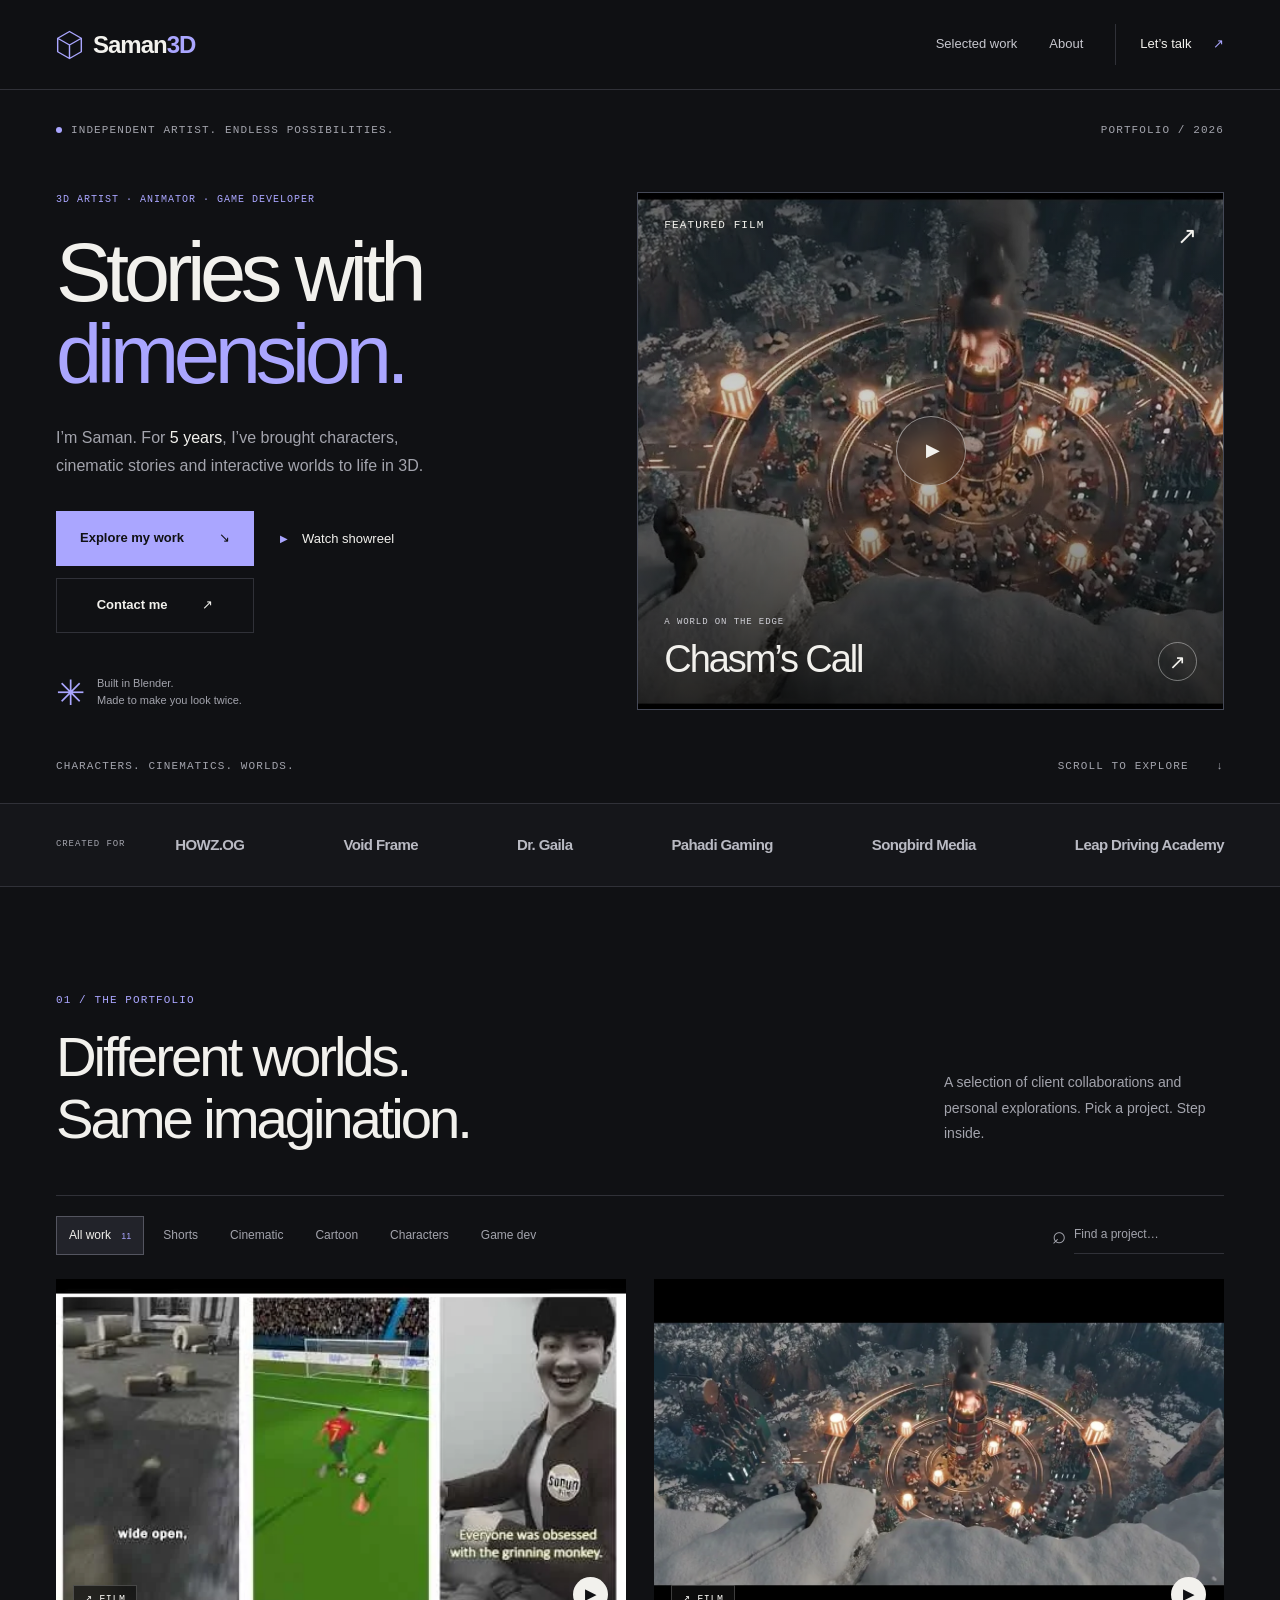
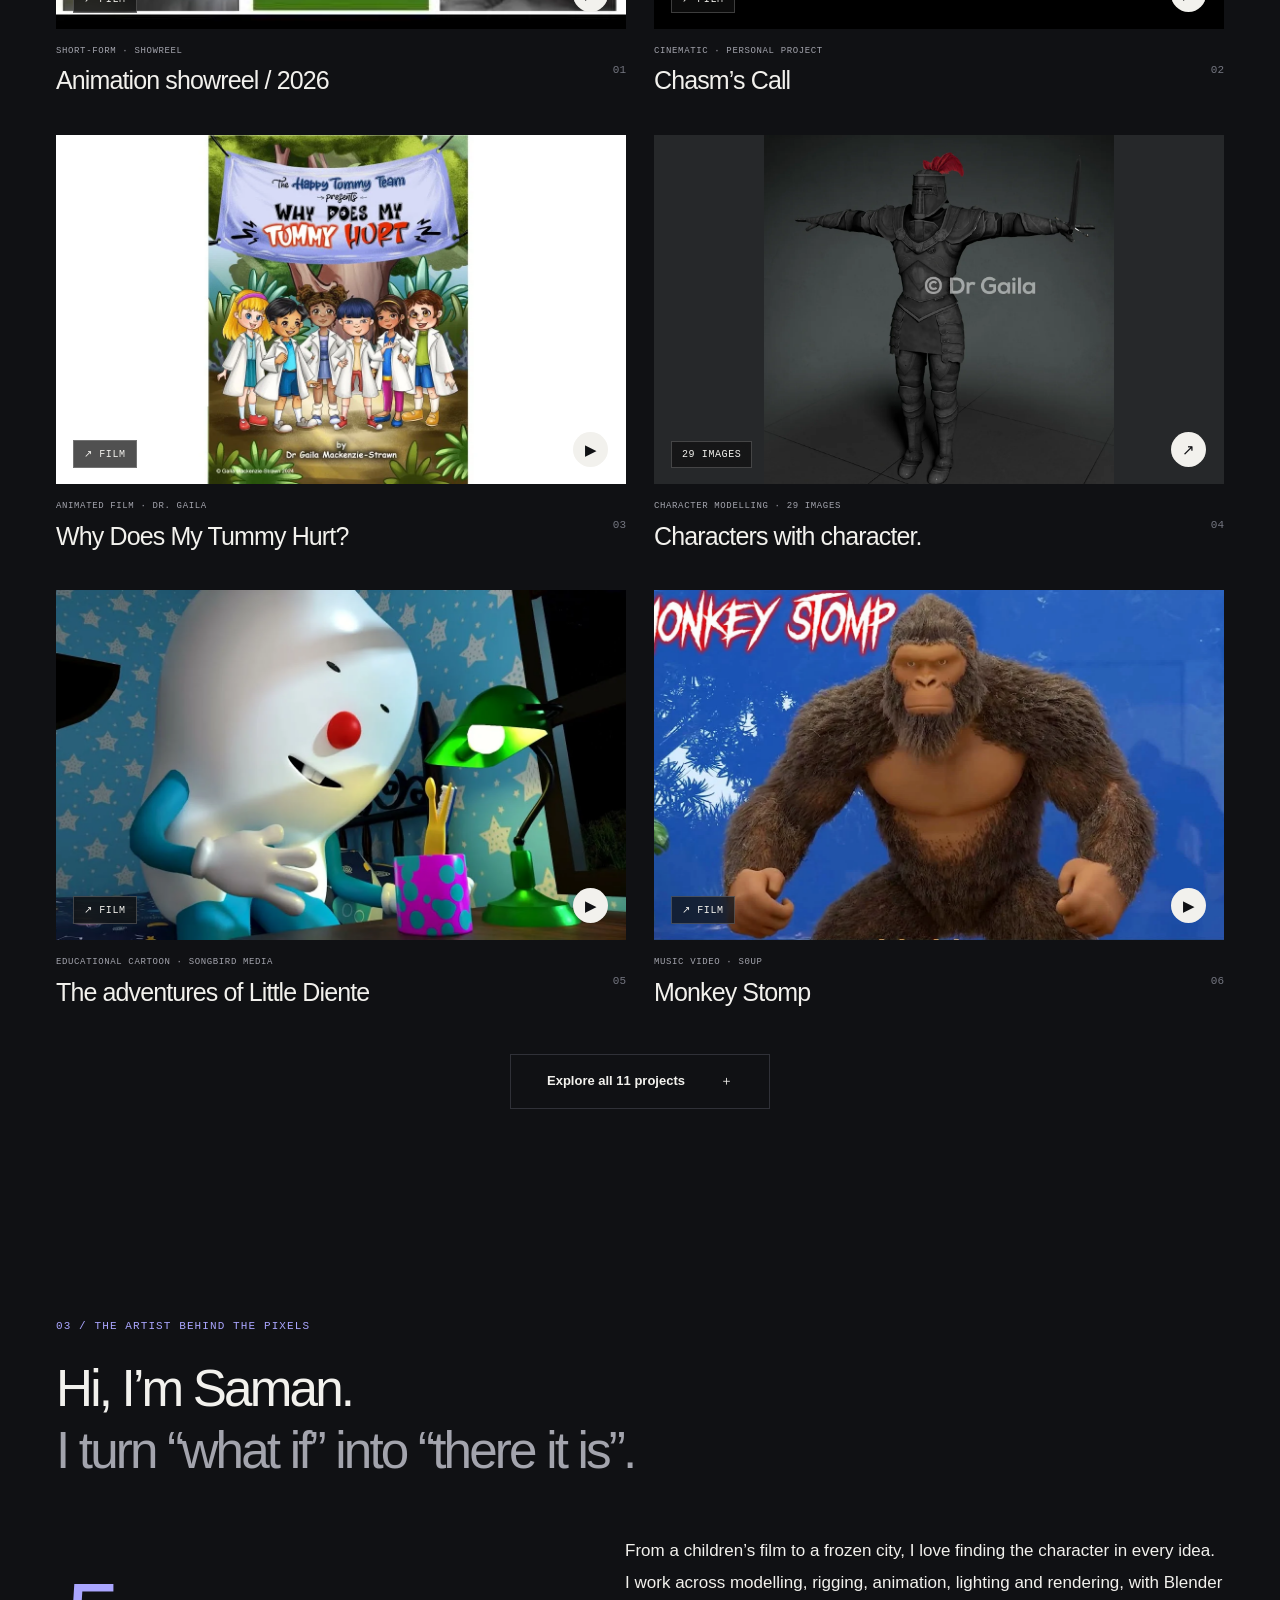
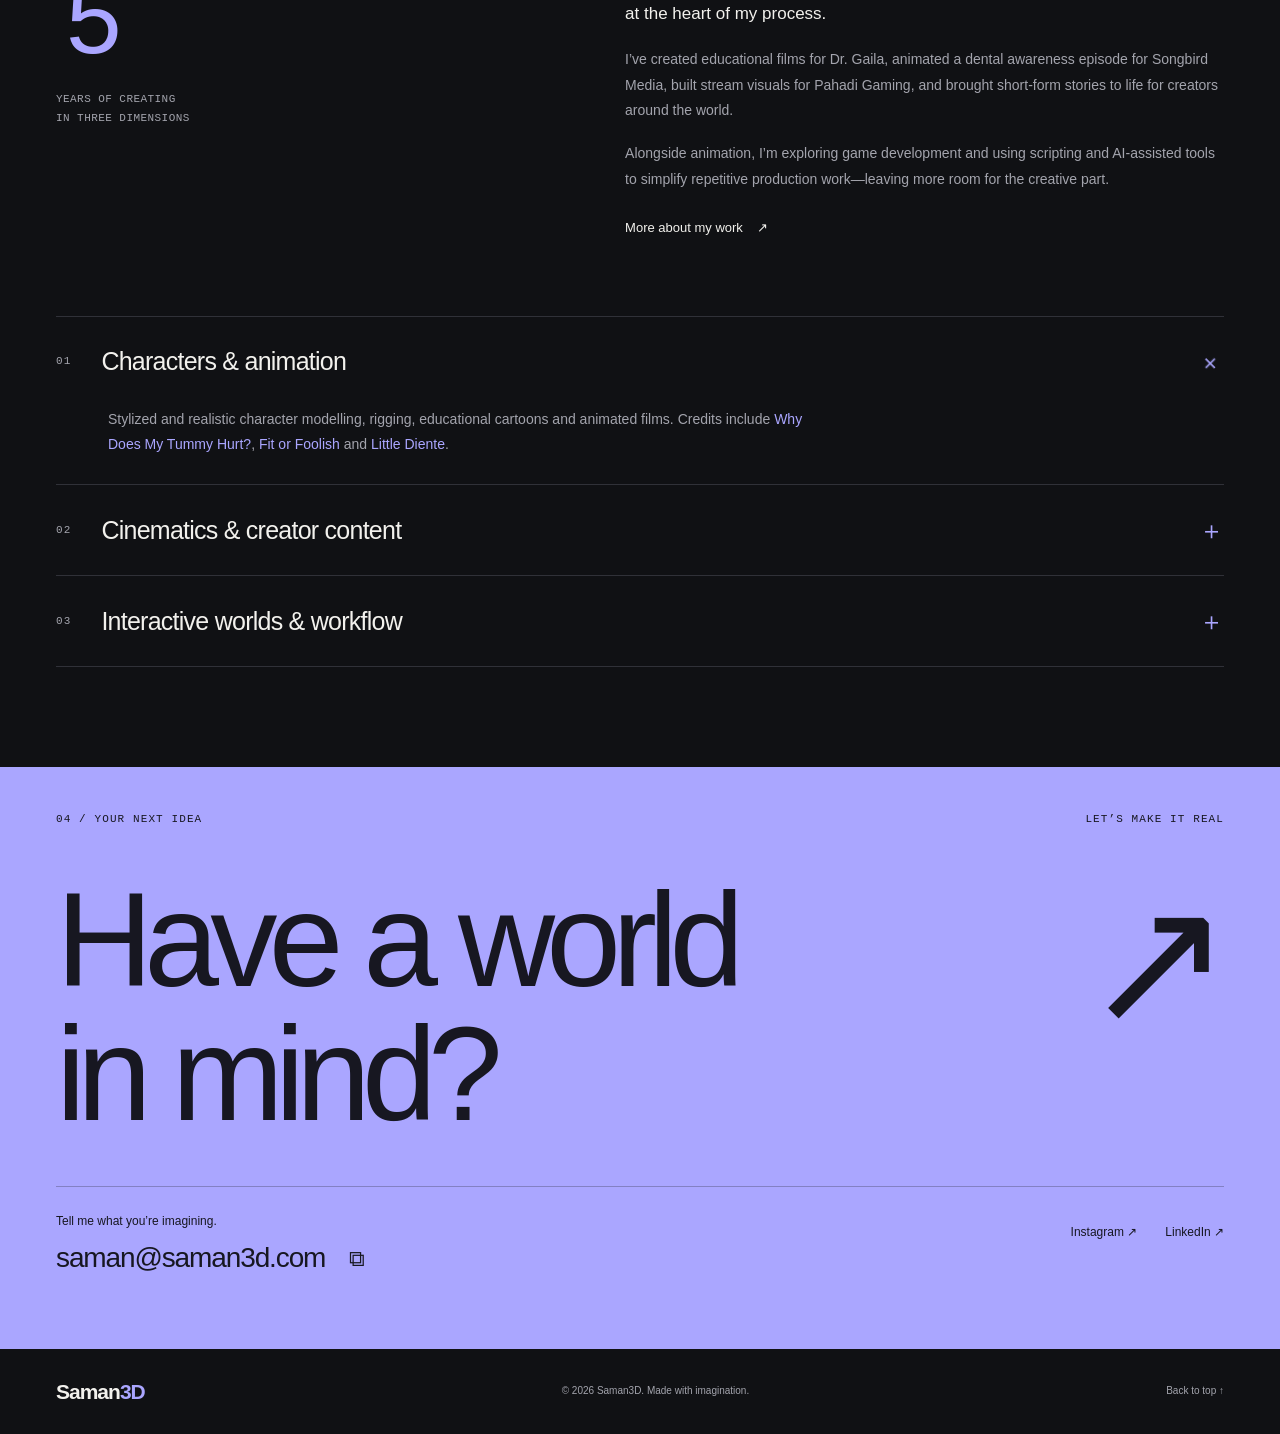
<file: index.html>
<!doctype html>
<html lang="en">
<head>
<meta charset="utf-8">
<meta name="viewport" content="width=device-width,initial-scale=1">
<meta http-equiv="Content-Security-Policy" content="default-src 'self'; script-src 'self'; style-src 'self'; img-src 'self'; frame-src https://www.youtube-nocookie.com; connect-src 'none'; object-src 'none'; base-uri 'none'; form-action 'none'; upgrade-insecure-requests">
<meta name="referrer" content="strict-origin-when-cross-origin">
<title>Saman3D — 3D Artist, Animator & Game Developer</title>
<meta name="description" content="5 years of bringing ideas to life in 3D. Explore Saman’s animated films, cinematic worlds, character models, YouTube shorts and Roblox development.">
<meta name="theme-color" content="#101114">
<meta property="og:title" content="Saman3D — Stories with dimension.">
<meta property="og:description" content="3D animation, characters and interactive worlds. Explore 5 years of work by Saman.">
<meta property="og:type" content="website">
<meta property="og:url" content="https://saman3d.com/">
<meta property="og:image" content="https://saman3d.com/images/portfolio/yZC6bM_pb50.webp">
<link rel="canonical" href="https://saman3d.com/">
<link rel="icon" href="favicon.ico?v=2" sizes="any">
<link rel="icon" type="image/png" sizes="32x32" href="favicon-32.png?v=2">
<link rel="icon" type="image/svg+xml" href="favicon.svg?v=2">
<link rel="preload" href="images/portfolio/yZC6bM_pb50.webp" as="image">
<link rel="stylesheet" href="style.css">
<script src="portfolio.js" defer></script>
<script src="app.js" defer></script>
</head>
<body>
<a class="skip-link" href="#main">Skip to content</a>
<header class="site-header">
 <a class="logo" href="#home" aria-label="Saman3D home"><svg viewBox="0 0 32 36" aria-hidden="true"><path d="M16 2 30 10v16l-14 8L2 26V10Z M2 10l14 8 14-8M16 18v16"/></svg>Saman<span>3D</span></a>
 <button class="menu-button" aria-expanded="false" aria-controls="navigation">Menu <span aria-hidden="true">＋</span></button>
 <nav id="navigation" aria-label="Main navigation"><a href="#work">Selected work</a><a href="#about">About</a><a class="nav-contact" href="#contact">Let’s talk <span aria-hidden="true">↗</span></a></nav>
</header>
<main id="main">
<section class="hero wrap" id="home" aria-labelledby="hero-title">
 <div class="hero-topline"><p class="eyebrow"><span class="status-dot"></span>Independent artist. Endless possibilities.</p><span class="eyebrow hero-index">PORTFOLIO / 2026</span></div>
 <div class="hero-grid"><div class="hero-copy"><p class="eyebrow accent">3D ARTIST · ANIMATOR · GAME DEVELOPER</p><h1 id="hero-title">Stories with<br><em>dimension.</em></h1><p class="hero-description">I’m Saman. For <strong>5 years</strong>, I’ve brought characters, cinematic stories and interactive worlds to life in 3D.</p><div class="hero-actions"><a class="button primary" href="#work">Explore my work <span aria-hidden="true">↘</span></a><button class="text-button" data-open="showreel"><span class="small-play" aria-hidden="true">▶</span>Watch showreel</button><a class="button hero-contact" href="mailto:saman@saman3d.com">Contact me <span aria-hidden="true">↗</span></a></div><div class="hero-note"><span class="crosshair" aria-hidden="true">✳</span><p>Built in Blender.<br>Made to make you look twice.</p></div></div>
 <a draggable="false" class="hero-visual" href="https://www.youtube.com/watch?v=yZC6bM_pb50" data-open="chasms-call" aria-label="Watch Chasm’s Call"><img draggable="false" src="images/portfolio/yZC6bM_pb50.webp" width="1280" height="720" alt="A vast icy city illuminated by a glowing central furnace — Chasm’s Call" fetchpriority="high"><div class="visual-top"><span class="eyebrow">FEATURED FILM</span><span aria-hidden="true">↗</span></div><span class="hero-play" aria-hidden="true">▶</span><div class="visual-caption"><div><span class="eyebrow">A WORLD ON THE EDGE</span><h2>Chasm’s Call</h2></div><span class="round-arrow" aria-hidden="true">↗</span></div></a></div>
 <div class="hero-bottom"><span class="eyebrow">CHARACTERS. CINEMATICS. WORLDS.</span><a class="eyebrow" href="#work">SCROLL TO EXPLORE <span aria-hidden="true">↓</span></a></div>
</section>
<div class="client-strip"><div class="wrap clients"><p class="eyebrow">CREATED FOR</p><div><span>HOWZ.OG</span><span>Void Frame</span><span>Dr. Gaila</span><span>Pahadi Gaming</span><span>Songbird Media</span><span>Leap Driving Academy</span></div></div></div>
<section class="work-section wrap" id="work" aria-labelledby="work-title"><div class="section-heading"><div><p class="eyebrow accent">01 / THE PORTFOLIO</p><h2 id="work-title">Different worlds.<br>Same imagination.</h2></div><p>A selection of client collaborations and personal explorations. Pick a project. Step inside.</p></div>
<div class="portfolio-tools" hidden><div class="filters" role="group" aria-label="Filter portfolio"><button class="filter active" data-filter="all" aria-pressed="true">All work <span>11</span></button><button class="filter" data-filter="shorts" aria-pressed="false">Shorts</button><button class="filter" data-filter="cinematic" aria-pressed="false">Cinematic</button><button class="filter" data-filter="cartoon" aria-pressed="false">Cartoon</button><button class="filter" data-filter="characters" aria-pressed="false">Characters</button><button class="filter" data-filter="games" aria-pressed="false">Game dev</button></div><label class="search-label"><span class="sr-only">Search projects</span><span aria-hidden="true">⌕</span><input id="project-search" type="search" placeholder="Find a project…" autocomplete="off"></label></div>
<p class="sr-only" id="result-count" role="status" aria-live="polite"></p><div class="project-grid"><article class="project-card" data-project="showreel" data-category="shorts">
 <a draggable="false" class="project-link" href="https://www.youtube.com/watch?v=D41-Ka9SZO0" data-open="showreel" aria-label="Watch Animation showreel / 2026">
 <div class="project-art"><img draggable="false" src="images/portfolio/D41-Ka9SZO0.webp" alt="Animation showreel / 2026 — project artwork" loading="lazy" width="800" height="500"><span class="media-type">↗ Film</span><span class="open-project" aria-hidden="true">▶</span></div>
 <div class="project-info"><div><p class="eyebrow">Short-form · Showreel</p><h3>Animation showreel / 2026</h3></div><span class="project-number" aria-hidden="true">01</span></div>
 </a></article>
<article class="project-card" data-project="chasms-call" data-category="cinematic">
 <a draggable="false" class="project-link" href="https://www.youtube.com/watch?v=yZC6bM_pb50" data-open="chasms-call" aria-label="Watch Chasm’s Call">
 <div class="project-art"><img draggable="false" src="images/portfolio/yZC6bM_pb50.webp" alt="Chasm’s Call — project artwork" loading="lazy" width="800" height="500"><span class="media-type">↗ Film</span><span class="open-project" aria-hidden="true">▶</span></div>
 <div class="project-info"><div><p class="eyebrow">Cinematic · Personal project</p><h3>Chasm’s Call</h3></div><span class="project-number" aria-hidden="true">02</span></div>
 </a></article>
<article class="project-card" data-project="tummy-hurt" data-category="cartoon">
 <a draggable="false" class="project-link" href="https://www.youtube.com/watch?v=Z5QASfBNyoM" data-open="tummy-hurt" aria-label="Watch Why Does My Tummy Hurt?">
 <div class="project-art"><img draggable="false" src="images/portfolio/Z5QASfBNyoM.webp" alt="Why Does My Tummy Hurt? — project artwork" loading="lazy" width="800" height="500"><span class="media-type">↗ Film</span><span class="open-project" aria-hidden="true">▶</span></div>
 <div class="project-info"><div><p class="eyebrow">Animated film · Dr. Gaila</p><h3>Why Does My Tummy Hurt?</h3></div><span class="project-number" aria-hidden="true">03</span></div>
 </a></article>
<article class="project-card" data-project="cartoon-characters" data-category="characters">
 <a draggable="false" class="project-link" href="https://sites.google.com/view/samanx3d/services/character-modelling" data-open="cartoon-characters" aria-label="Explore Characters with character.">
 <div class="project-art"><img draggable="false" src="images/portfolio/character-04.webp" alt="Characters with character. — project artwork" loading="lazy" width="800" height="500"><span class="media-type">29 images</span><span class="open-project" aria-hidden="true">↗</span></div>
 <div class="project-info"><div><p class="eyebrow">Character modelling · 29 images</p><h3>Characters with character.</h3></div><span class="project-number" aria-hidden="true">04</span></div>
 </a></article>
<article class="project-card" data-project="little-diente" data-category="cartoon">
 <a draggable="false" class="project-link" href="https://www.youtube.com/watch?v=C4KHLemTlIg" data-open="little-diente" aria-label="Watch The adventures of Little Diente">
 <div class="project-art"><img draggable="false" src="images/portfolio/C4KHLemTlIg.webp" alt="The adventures of Little Diente — project artwork" loading="lazy" width="800" height="500"><span class="media-type">↗ Film</span><span class="open-project" aria-hidden="true">▶</span></div>
 <div class="project-info"><div><p class="eyebrow">Educational cartoon · Songbird Media</p><h3>The adventures of Little Diente</h3></div><span class="project-number" aria-hidden="true">05</span></div>
 </a></article>
<article class="project-card" data-project="monkey-stomp" data-category="cinematic">
 <a draggable="false" class="project-link" href="https://www.youtube.com/watch?v=zAatllT6uC4" data-open="monkey-stomp" aria-label="Watch Monkey Stomp">
 <div class="project-art"><img draggable="false" src="images/portfolio/zAatllT6uC4.webp" alt="Monkey Stomp — project artwork" loading="lazy" width="800" height="500"><span class="media-type">↗ Film</span><span class="open-project" aria-hidden="true">▶</span></div>
 <div class="project-info"><div><p class="eyebrow">Music video · S0up</p><h3>Monkey Stomp</h3></div><span class="project-number" aria-hidden="true">06</span></div>
 </a></article>
<article class="project-card" data-project="realistic-characters" data-category="characters">
 <a draggable="false" class="project-link" href="https://sites.google.com/view/samanx3d/services/character-modelling" data-open="realistic-characters" aria-label="Explore Realistic character studies">
 <div class="project-art"><img draggable="false" src="images/portfolio/character-30.webp" alt="Realistic character studies — project artwork" loading="lazy" width="800" height="500"><span class="media-type">2 images</span><span class="open-project" aria-hidden="true">↗</span></div>
 <div class="project-info"><div><p class="eyebrow">Character modelling · 2 images</p><h3>Realistic character studies</h3></div><span class="project-number" aria-hidden="true">07</span></div>
 </a></article>
<article class="project-card" data-project="leap-intro" data-category="cinematic">
 <a draggable="false" class="project-link" href="https://www.youtube.com/watch?v=Xc1thFw80jc" data-open="leap-intro" aria-label="Watch Welcome to Leap Driving Academy">
 <div class="project-art"><img draggable="false" src="images/portfolio/Xc1thFw80jc.webp" alt="Welcome to Leap Driving Academy — project artwork" loading="lazy" width="800" height="500"><span class="media-type">↗ Film</span><span class="open-project" aria-hidden="true">▶</span></div>
 <div class="project-info"><div><p class="eyebrow">Introduction · Leap Driving Academy</p><h3>Welcome to Leap Driving Academy</h3></div><span class="project-number" aria-hidden="true">08</span></div>
 </a></article>
<article class="project-card" data-project="leap-right-turn" data-category="cinematic">
 <a draggable="false" class="project-link" href="https://www.youtube.com/watch?v=jBvW8GmAnXw" data-open="leap-right-turn" aria-label="Watch Making a right turn on red">
 <div class="project-art"><img draggable="false" src="images/portfolio/jBvW8GmAnXw.webp" alt="Making a right turn on red — project artwork" loading="lazy" width="800" height="500"><span class="media-type">↗ Film</span><span class="open-project" aria-hidden="true">▶</span></div>
 <div class="project-info"><div><p class="eyebrow">Driving tutorial · Leap Driving Academy</p><h3>Making a right turn on red</h3></div><span class="project-number" aria-hidden="true">09</span></div>
 </a></article>
<article class="project-card" data-project="organ-rush" data-category="games">
 <a draggable="false" class="project-link" href="#game-dev" data-open="organ-rush" aria-label="Explore Emergency Route">
 <div class="project-art"><img draggable="false" src="images/roblox1.jpg" alt="Emergency Route — project artwork" loading="lazy" width="800" height="500"><span class="media-type">1 images</span><span class="open-project" aria-hidden="true">↗</span></div>
 <div class="project-info"><div><p class="eyebrow">Roblox · In development</p><h3>Emergency Route</h3></div><span class="project-number" aria-hidden="true">10</span></div>
 </a></article>
<article class="project-card" data-project="pahadi-gaming" data-category="cinematic">
 <a draggable="false" class="project-link" href="https://www.youtube.com/watch?v=kXqQIiM20zA" data-open="pahadi-gaming" aria-label="Watch Pahadi Gaming">
 <div class="project-art"><img draggable="false" src="images/portfolio/kXqQIiM20zA.webp" alt="Pahadi Gaming — project artwork" loading="lazy" width="800" height="500"><span class="media-type">↗ Film</span><span class="open-project" aria-hidden="true">▶</span></div>
 <div class="project-info"><div><p class="eyebrow">Stream intro &amp; outro · Client work</p><h3>Pahadi Gaming</h3></div><span class="project-number" aria-hidden="true">11</span></div>
 </a></article>
<aside class="more-work-note" aria-labelledby="more-work-title">
 <span class="more-work-symbol" aria-hidden="true">✳</span>
 <p class="eyebrow accent">BEYOND THE PUBLIC PORTFOLIO</p>
 <h3 id="more-work-title">And many more!</h3>
 <p class="more-work-description">This is just a selection of my work. I’ve also created many projects that haven’t been made public.</p>
 <a class="text-button" href="mailto:saman@saman3d.com">Have a project in mind? Let’s talk <span aria-hidden="true">↗</span></a>
</aside></div><div class="empty-state" hidden><p>No projects match that search.</p><button class="text-button" id="clear-filters">Reset filters ↗</button></div><button class="button all-projects" id="show-all" hidden>Explore all 11 projects <span aria-hidden="true">＋</span></button>
<noscript><p class="fallback-note">All projects are shown above. Video links open on YouTube; character galleries open in the original portfolio.</p></noscript>
</section>
<section class="about-section wrap" id="about" aria-labelledby="about-title"><div class="about-heading"><p class="eyebrow accent">03 / THE ARTIST BEHIND THE PIXELS</p><h2 id="about-title">Hi, I’m Saman.<br><span>I turn “what if” into “there it is”.</span></h2></div><div class="about-grid"><div class="experience"><span><span class="accent">5</span></span><p>years of creating<br>in three dimensions</p></div><div class="about-body"><p>From a children’s film to a frozen city, I love finding the character in every idea. I work across modelling, rigging, animation, lighting and rendering, with Blender at the heart of my process.</p><p>I’ve created educational films for Dr. Gaila, animated a dental awareness episode for Songbird Media, built stream visuals for Pahadi Gaming, and brought short-form stories to life for creators around the world.</p><p>Alongside animation, I’m exploring game development and using scripting and AI-assisted tools to simplify repetitive production work—leaving more room for the creative part.</p><a class="text-button" href="https://www.linkedin.com/in/samanx3d/" target="_blank" rel="noopener noreferrer">More about my work <span aria-hidden="true">↗</span></a></div></div>
<div class="services"><details open><summary><span class="eyebrow">01</span><h3>Characters & animation</h3><span aria-hidden="true">＋</span></summary><p>Stylized and realistic character modelling, rigging, educational cartoons and animated films. Credits include <em>Why Does My Tummy Hurt?</em>, <em>Fit or Foolish</em> and <em>Little Diente</em>.</p></details><details><summary><span class="eyebrow">02</span><h3>Cinematics & creator content</h3><span aria-hidden="true">＋</span></summary><p>Atmospheric environments, music videos, product visuals, animated explainers and custom intro, outro and stream packages. Previous work also includes The Christian Academy and Funnymation.</p></details><details><summary><span class="eyebrow">03</span><h3>Interactive worlds & workflow</h3><span aria-hidden="true">＋</span></summary><p>Roblox environments and gameplay experiments, plus Blender scripting and production automation. Explore Emergency Route above for a look at a project currently in development.</p></details></div></section>
<section class="contact-section" id="contact" aria-labelledby="contact-title"><div class="wrap"><div class="contact-top"><p class="eyebrow">04 / YOUR NEXT IDEA</p><span class="eyebrow">LET’S MAKE IT REAL</span></div><h2 id="contact-title">Have a world<br>in <em>mind?</em> <a href="mailto:saman@saman3d.com" aria-label="Email Saman about your project">↗</a></h2><div class="contact-bottom"><div><p>Tell me what you’re imagining.</p><div class="email-row"><a href="mailto:saman@saman3d.com">saman@saman3d.com</a><button class="copy-email" aria-label="Copy email address" title="Copy email address">⧉</button></div><p class="copy-status" role="status" aria-live="polite"></p></div><div class="social-links"><a href="https://www.instagram.com/samanx3d/" target="_blank" rel="noopener noreferrer">Instagram ↗</a><a href="https://www.linkedin.com/in/samanx3d/" target="_blank" rel="noopener noreferrer">LinkedIn ↗</a></div></div></div></section>
</main>
<footer class="wrap site-footer"><a class="logo" href="#home">Saman<span>3D</span></a><p>© 2026 Saman3D. Made with imagination.</p><a href="#home">Back to top ↑</a></footer>
<dialog id="project-dialog" aria-labelledby="dialog-title"><div class="dialog-header"><p class="eyebrow" id="dialog-category"></p><button class="close-dialog" aria-label="Close project">✕</button></div><div id="project-media"></div><div class="gallery-controls" hidden><button id="previous-image" aria-label="Previous image">←</button><p id="gallery-count" aria-live="polite"></p><button id="next-image" aria-label="Next image">→</button></div><div class="gallery-thumbnails" aria-label="Choose artwork" hidden></div><div class="dialog-body"><div class="dialog-title-row"><h2 id="dialog-title"></h2><button class="share-project" aria-label="Copy project link">Copy link ↗</button></div><p id="dialog-description"></p><ul class="role-list" aria-label="Project details"></ul><a id="youtube-link" class="text-button" href="https://www.youtube.com/" target="_blank" rel="noopener noreferrer">Watch on YouTube ↗</a><p class="media-note" id="media-note"></p><p class="share-status" role="status" aria-live="polite"></p></div></dialog>
</body></html>
</file>
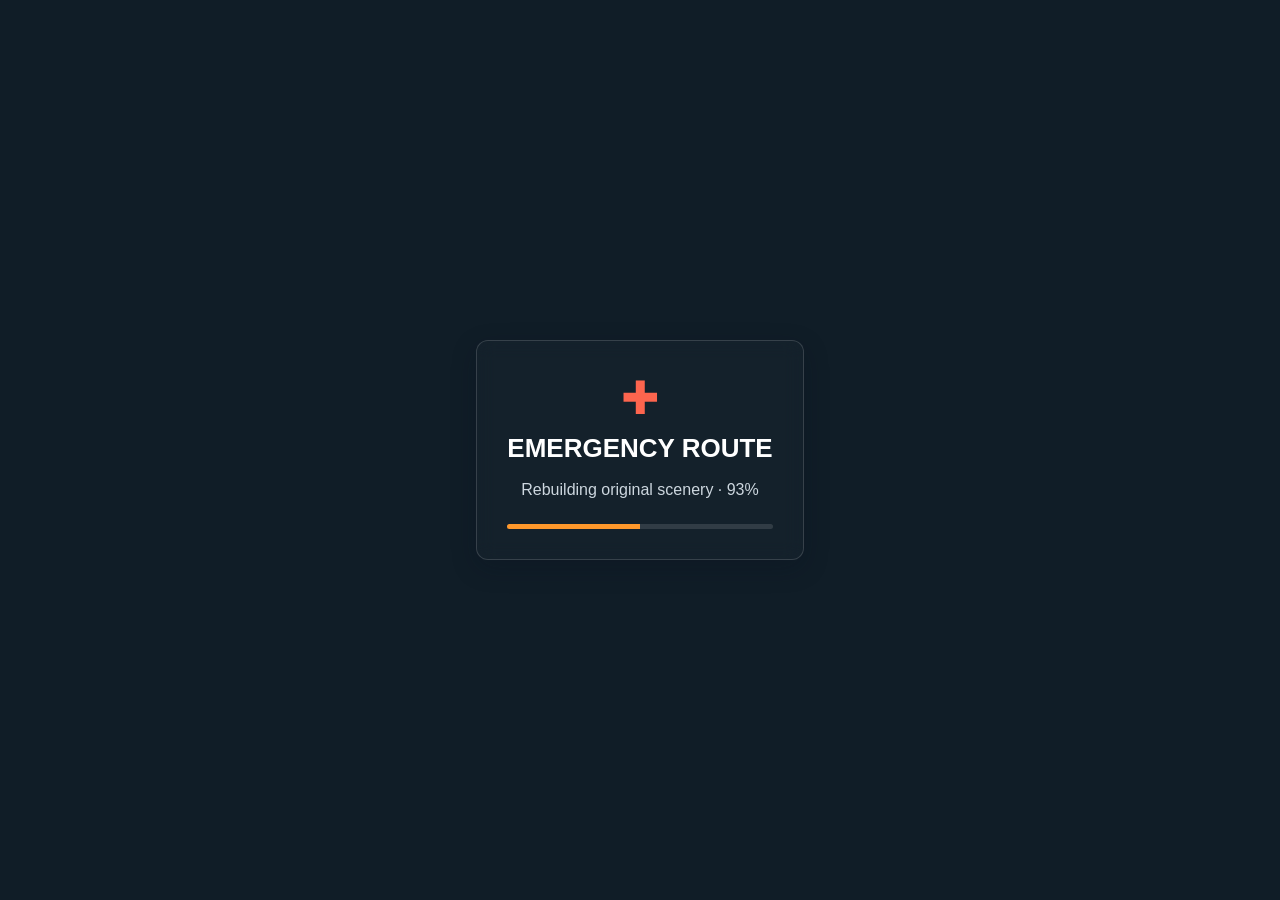
<file: games/EmergencyRoute/index.html>
<!doctype html>
<html lang="en"><head><meta charset="utf-8"><meta name="viewport" content="width=device-width,initial-scale=1,viewport-fit=cover"><title>Emergency Route · Solo Rescue</title><meta name="description" content="Explore on foot, drive the ambulance, find equipment and physically repair your ambulance on the journey to Hospital B."><link rel="stylesheet" href="style.css?v=0.9"><link rel="canonical" href="https://saman3d.com/games/EmergencyRoute/"><link rel="icon" href="/favicon.ico"><meta name="robots" content="noindex"><meta property="og:title" content="Emergency Route — Single player"><meta property="og:description" content="Drive the ambulance or unlock the helicopter, keep the organ alive and deliver it to Hospital B. Desktop and phone controls."><meta property="og:image" content="https://saman3d.com/games/EmergencyRoute/preview.png"></head>
<body><main id="game"><canvas id="scene" tabindex="0" aria-label="Emergency Route 3D game"></canvas>
<div id="loading" class="shade"><div class="card"><span class="cross">✚</span><h2>EMERGENCY ROUTE</h2><p id="load-status">Loading your ambulance and the original landscape…</p><div class="loadline"><i></i></div></div></div>
<section id="menu" class="shade" hidden><div class="menu-content"><div class="tag">HOSPITAL A → HOSPITAL B</div><h1>EMERGENCY<br><em>ROUTE</em></h1><p>One ambulance. A life-saving delivery.</p><button id="play" class="green">PLAY <span>▶</span></button><div class="solo">SINGLE PLAYER</div></div><div class="menu-note">Explore · Drive · Find equipment · Repair · Deliver</div></section>
<section id="profile" class="shade" hidden><form id="profile-form" class="card profile-card"><div class="tag">WELCOME TO EMERGENCY ROUTE</div><h2>Your player name</h2><label for="player-name-input">Name</label><input id="player-name-input" type="text" autocomplete="nickname" maxlength="24" required placeholder="Enter your name"><p>Your name and progress are saved on this browser.</p><button class="green" type="submit">CONTINUE ▶</button></form></section>
<section id="hud" hidden>
<div class="health card"><div><b>✚ ORGAN HEALTH</b><strong id="health-value">100%</strong></div><div class="bar"><i id="health-fill"></i></div><small id="health-time">Collect the organ to begin</small></div>
<div class="objective card"><small id="mission-label">HOSPITAL A</small><b id="objective">Go to the yellow start area</b><span id="fault"></span></div>
<div class="top-buttons"><span id="cash">$0</span><button id="sound" title="Mute audio (M)" aria-label="Mute audio">♫</button><button id="fullscreen-toggle" title="Toggle fullscreen" aria-label="Enter fullscreen" aria-pressed="false">⛶</button><button id="pause" title="Pause (P)" aria-label="Pause">Ⅱ</button></div>
<nav class="tools"><button id="bag"><span>▣</span> Inventory <kbd>I</kbd><i id="bag-count">0</i></button><button id="tasks"><span>☑</span> Tasks <kbd>T</kbd></button><button id="run"><span>⇧</span> Run <kbd>SHIFT</kbd></button><button id="air-shop" hidden>Helicopter · 10,000 ◉</button><button id="torch"><span>☀</span> Torch <kbd>G</kbd></button></nav>
<div id="toast" role="status"></div><div id="hint" class="card" hidden><span id="compass" aria-hidden="true"><svg viewBox="0 0 32 32"><path d="M16 2 28 29 16 23 4 29Z"/></svg></span><p id="hint-text"></p></div>
<div id="held" hidden><span>IN HAND</span><b id="held-name"></b><button id="drop">Drop <kbd>B</kbd></button></div>
<div id="prompt" class="card" hidden><div class="hold-key"><svg viewBox="0 0 64 64"><circle cx="32" cy="32" r="28"/><circle id="hold-ring" cx="32" cy="32" r="28"/></svg><kbd id="prompt-key">E</kbd></div><div><b id="prompt-name"></b><small id="prompt-need"></small></div></div>
<div id="drive" class="card" hidden><div><strong id="speed">0</strong><small>KM/H</small></div><span id="gear">D</span><button id="siren">Q · Siren</button></div>
<div id="keys"><span><kbd>W A S D</kbd> Move</span><span><kbd>SPACE</kbd> Jump</span><span>Right drag · Look</span><span>Scroll · Zoom</span></div>
<div id="touch"><div id="joystick" role="group" aria-label="Movement joystick"><span id="joystick-knob" aria-hidden="true"></span></div><div class="touch-actions"><button id="touch-act">Interact</button><button id="touch-care" data-key="KeyF">Organ care</button><button id="touch-descend" data-key="KeyC" aria-label="Descend" hidden>↓ Descend</button><button id="touch-brake" data-key="KeyX" hidden>Brake</button></div><button id="touch-jump" data-key="Space" aria-label="Jump"><svg viewBox="0 0 64 64" aria-hidden="true"><path d="M32 6 9 32h14v25h18V32h14Z"/></svg><span class="exit-label" hidden>Exit</span></button></div>
</section>
<section id="inventory" class="drawer card" hidden><header><div><small>EQUIPMENT</small><h2>Inventory</h2></div><button data-close aria-label="Close inventory">×</button></header><p>Click an item to hold it. One heavy item at a time.</p><div id="slots"></div><button id="unequip">Empty hands</button></section>
<section id="taskbook" class="drawer card" hidden><header><div><small>DISPATCH</small><h2>Mission tasks</h2></div><button data-close aria-label="Close tasks">×</button></header><div id="task-list"></div></section>
<section id="pause-panel" class="shade" hidden><div class="card pause-card"><div class="tag">EMERGENCY ROUTE</div><h2>Mission paused</h2><p id="profile-name"></p><p>The organ reserve is paused.</p><button id="resume" class="green">RESUME ▶</button><label class="fullscreen-setting">Fullscreen <input id="fullscreen" type="checkbox" checked></label><label>Graphics <select id="quality"><option value="high">High</option><option value="low">Performance</option></select></label><label>Music <input id="music" type="range" min="0" max="100" value="35"></label><details><summary>Player controls</summary><p>WASD / arrows — walk or drive<br>Shift — sprint · Space — jump / exit ambulance<br>Helicopter: Space — ascend · C — descend · E — exit after landing<br>E — pick up / enter · R — repair<br>F — organ care · I — inventory · T — tasks<br>G — torch · Q — siren · B — drop item<br>Right mouse drag — orbit · Wheel — zoom<br>X — brake · P — pause · M — mute</p></details><button id="recover">Recover ambulance</button><button id="restart">Restart mission</button></div></section>
<section id="roll" class="shade" hidden><div class="card roll-card"><div class="tag">URGENT TRANSPLANT DELIVERY</div><h2>Your cargo</h2><div id="reel"></div><strong id="organ-name"></strong></div></section>
<section id="result" class="shade" hidden><div class="card result-card"><span class="cross">✚</span><small id="result-tag"></small><h2 id="result-title"></h2><p id="result-text"></p><div id="result-stats"></div><button id="again" class="green">PLAY AGAIN ▶</button><button id="revive" hidden>Revive at checkpoint · 50% health</button></div></section>
</main><script src="loading-audio.js?v=0.9"></script><script src="assets/three.js?v=0.9"></script><script src="assets/world.js?v=0.9"></script><script src="assets/details.js?v=0.9"></script><script src="assets/geometry.js?v=0.9"></script><script src="assets/heli-geometry.js?v=0.9"></script><script src="assets/textures.js?v=0.9"></script><script src="assets/heli-textures.js?v=0.9"></script><script src="assets/organ-textures.js?v=0.9"></script><script src="assets/air-route.js?v=0.9"></script><script src="helicopter.js?v=0.9"></script><script src="scene.js?v=0.9"></script><script src="rescue-rules.js?v=0.9"></script><script src="game-input.js?v=0.9"></script><script src="touch-controls.js?v=0.9"></script><script src="ambulance-audio.js?v=0.9"></script><script src="game.js?v=0.9"></script></body></html>
</file>
<file: style.css>
:root {
  --bg:#101114;
  --surface:#191a1f;
  --text:#f2f1ed;
  --muted:#a3a4ad;
  --accent:#aaa6ff;
  --line:#303138;
  --font:Inter,"Segoe UI",Arial,sans-serif;
  --mono:"SFMono-Regular",Consolas,monospace;
  color-scheme:dark
}
* {
  box-sizing:border-box
}
html {
  scroll-behavior:smooth;
  scroll-padding-top:100px
}
body {
  margin:0;
  background:var(--bg);
  color:var(--text);
  font-family:var(--font);
  font-size:16px;
  line-height:1.6
}
body.modal-open {
  overflow:hidden
}
a {
  color:inherit;
  text-decoration:none
}
button,input {
  font:inherit
}
button,a,input,summary {
  -webkit-tap-highlight-color:transparent
}
button {
  cursor:pointer;
  color:inherit
}
button {
  background:none;
  border:0
}
a,button {
  touch-action:manipulation
}
button:disabled {
  opacity:.4;
  cursor:default
}
img {
  max-width:100%;
  display:block
}
h1,h2,h3,p {
  margin:0
}
h1,h2,h3 {
  line-height:1.1;
  font-weight:500;
  letter-spacing:-.055em
}
h2 {
  font-size:clamp(38px,4.4vw,62px)
}
h3 {
  font-size:26px;
  letter-spacing:-.035em
}
em {
  font-style:normal;
  color:var(--accent)
}
button:focus-visible,a:focus-visible,input:focus-visible,summary:focus-visible {
  outline:2px solid var(--accent);
  outline-offset:6px
}
::selection {
  background:var(--accent);
  color:var(--bg)
}
[hidden] {
  display:none!important
}
.wrap {
  width:min(1380px,calc(100% - 112px));
  margin-inline:auto
}
.eyebrow {
  font:11px/1.5 var(--mono);
  letter-spacing:.1em;
  text-transform:uppercase
}
.accent {
  color:var(--accent)
}
.sr-only {
  position:absolute;
  width:1px;
  height:1px;
  padding:0;
  margin:-1px;
  overflow:hidden;
  clip:rect(0,0,0,0);
  white-space:nowrap;
  border:0
}
.skip-link {
  position:fixed;
  top:-100px;
  left:20px;
  z-index:100;
  background:var(--accent);
  color:#111;
  padding:12px
}
.skip-link:focus {
  top:12px
}
.site-header {
  height:90px;
  display:flex;
  align-items:center;
  justify-content:space-between;
  padding:0 56px;
  border-bottom:1px solid var(--line);
  background:#101114f2;
  backdrop-filter:blur(16px);
  position:sticky;
  top:0;
  z-index:20
}
.logo {
  display:flex;
  align-items:center;
  font-weight:750;
  font-size:24px;
  line-height:1;
  letter-spacing:-1px
}
.logo>span {
  color:var(--accent)
}
.logo svg {
  width:27px;
  height:32px;
  margin-right:10px;
  fill:none;
  stroke:var(--accent);
  stroke-width:1.7;
  stroke-linejoin:round
}
nav {
  display:flex;
  align-items:center;
  gap:32px;
  font-size:13px;
  color:#c7c7cf
}
nav a {
  transition:color .2s
}
nav a:hover,nav a[aria-current] {
  color:var(--accent)
}
nav .nav-contact {
  color:var(--text);
  padding:10px 0 10px 24px;
  border-left:1px solid var(--line)
}
.nav-contact span {
  margin-left:18px;
  color:var(--accent)
}
.menu-button {
  display:none
}
.hero {
  padding-top:32px
}
.hero-topline,.hero-bottom {
  display:flex;
  align-items:center;
  justify-content:space-between;
  color:var(--muted)
}
.hero-topline .eyebrow {
  display:flex;
  gap:9px;
  align-items:center
}
.status-dot {
  width:6px;
  height:6px;
  background:var(--accent);
  border-radius:50%;
  display:inline-block
}
.hero-grid {
  display:grid;
  grid-template-columns:1fr 1.1fr;
  gap:48px;
  padding:53px 0 48px;
  align-items:center
}
.hero-copy>.eyebrow {
  font-size:10px
}
.hero h1 {
  font-size:clamp(60px,6.5vw,96px);
  letter-spacing:-.065em;
  line-height:.99;
  margin-top:25px
}
.hero-description {
  max-width:410px;
  margin-top:28px;
  color:var(--muted);
  font-size:16px;
  line-height:1.75
}
.hero-description strong {
  font-weight:500;
  color:var(--text)
}
.hero-actions {
  display:flex;
  align-items:center;
  gap:26px;
  margin-top:31px;
  flex-wrap:wrap
}
.button {
  display:inline-flex;
  gap:35px;
  justify-content:center;
  align-items:center;
  padding:16px 23px;
  border:1px solid var(--line);
  font-size:13px;
  font-weight:550;
  transition:background .2s,transform .2s
}
.button:hover {
  transform:translateY(-3px);
  background:#25262d
}
.button.primary {
  background:var(--accent);
  color:#101114;
  border-color:var(--accent)
}
.button.primary:hover {
  background:#c0bdff
}
.text-button {
  display:inline-flex;
  gap:14px;
  align-items:center;
  padding:8px 0;
  font-size:13px;
  line-height:1.5;
  transition:color .2s
}
.text-button:hover {
  color:var(--accent)
}
.small-play {
  font-size:10px;
  color:var(--accent)
}
.hero-note {
  display:flex;
  gap:12px;
  align-items:center;
  margin-top:42px;
  color:var(--muted);
  font-size:11px;
  line-height:1.6
}
.crosshair {
  font-size:35px;
  line-height:1;
  color:var(--accent)
}
.hero-visual {
  position:relative;
  display:block;
  min-height:455px;
  align-self:stretch;
  overflow:hidden;
  background:#202a33;
  border:1px solid #454957
}
.hero-visual>img {
  width:100%;
  height:100%;
  position:absolute;
  inset:0;
  object-fit:cover;
  transition:transform 1s cubic-bezier(.2,.65,.25,1);
  filter:brightness(.84)
}
.hero-visual:hover>img {
  transform:scale(1.055)
}
.hero-visual:after {
  content:"";
  position:absolute;
  inset:0;
  background:linear-gradient(180deg,#0004,transparent 45%,#000b)
}
.visual-top {
  position:absolute;
  top:24px;
  left:26px;
  right:26px;
  display:flex;
  justify-content:space-between;
  z-index:1
}
.visual-top>span:last-child {
  font-size:24px
}
.hero-play {
  position:absolute;
  top:50%;
  left:50%;
  transform:translate(-50%,-50%);
  width:70px;
  height:70px;
  display:grid;
  place-items:center;
  border:1px solid #fff7;
  border-radius:50%;
  backdrop-filter:blur(8px);
  background:#10111433;
  font-size:18px;
  padding-left:4px;
  z-index:1;
  transition:background .3s,border-color .3s
}
.hero-visual:hover .hero-play {
  background:var(--accent);
  color:#101114;
  border-color:var(--accent)
}
.visual-caption {
  position:absolute;
  z-index:1;
  bottom:28px;
  left:26px;
  right:26px;
  display:flex;
  align-items:flex-end;
  justify-content:space-between
}
.visual-caption .eyebrow {
  font-size:9px;
  color:#d0d0d7
}
.visual-caption h2 {
  font-size:38px;
  margin-top:8px
}
.round-arrow {
  display:grid;
  place-items:center;
  width:39px;
  height:39px;
  border-radius:50%;
  border:1px solid #fff6;
  font-size:20px
}
.hero-bottom {
  padding:0 0 28px
}
.hero-bottom a span {
  margin-left:20px
}
.client-strip {
  border-block:1px solid var(--line);
  background:#15161a
}
.clients {
  display:flex;
  align-items:center;
  gap:50px;
  padding-block:29px
}
.clients>.eyebrow {
  white-space:nowrap;
  color:var(--muted);
  font-size:9px
}
.clients>div {
  display:flex;
  flex:1;
  justify-content:space-between;
  gap:26px;
  flex-wrap:wrap
}
.clients span {
  font-size:15px;
  font-weight:650;
  letter-spacing:-.04em;
  color:#b9bac3
}
.work-section {
  padding-top:105px;
  padding-bottom:104px
}
.section-heading {
  display:flex;
  align-items:flex-end;
  justify-content:space-between;
  gap:50px;
  margin-bottom:45px
}
.section-heading h2 {
  margin-top:18px
}
.section-heading>p {
  color:var(--muted);
  font-size:14px;
  max-width:280px;
  line-height:1.8;
  padding-bottom:4px
}
.portfolio-tools {
  display:flex;
  justify-content:space-between;
  gap:20px;
  align-items:center;
  padding:20px 0 24px;
  border-top:1px solid var(--line)
}
.filters {
  display:flex;
  gap:6px;
  flex-wrap:wrap
}
.filter {
  padding:9px 12px;
  font-size:12px;
  color:var(--muted);
  border:1px solid transparent;
  transition:color .2s,border-color .2s
}
.filter.active {
  color:var(--text);
  border-color:#545560;
  background:#22232a
}
.filter span {
  font-size:9px;
  color:var(--accent);
  margin-left:7px
}
.filter:hover {
  color:var(--text)
}
.search-label {
  display:flex;
  gap:8px;
  align-items:center;
  color:var(--muted);
  min-width:170px
}
.search-label>span:not(.sr-only) {
  font-size:24px
}
.search-label input {
  background:none;
  border:0;
  border-bottom:1px solid var(--line);
  color:var(--text);
  font-size:12px;
  width:150px;
  padding:8px 0;
  border-radius:0
}
.search-label input::placeholder {
  color:var(--muted)
}
.project-grid {
  display:grid;
  grid-template-columns:1fr 1fr;
  gap:40px 28px
}
.project-card {
  min-width:0;
  animation:appear .35s ease both
}
.project-art {
  position:relative;
  aspect-ratio:1.63;
  background:#222329;
  overflow:hidden
}
.project-art img {
  width:100%;
  height:100%;
  object-fit:cover;
  transition:transform .65s cubic-bezier(.2,.65,.25,1)
}
.project-card[data-category="characters"] .project-art img {
  object-fit:contain;
  background:#26282a
}
.project-link:hover .project-art img {
  transform:scale(1.04)
}
.media-type {
  position:absolute;
  left:17px;
  bottom:16px;
  font:10px var(--mono);
  text-transform:uppercase;
  letter-spacing:.06em;
  padding:7px 10px;
  border:1px solid #fff3;
  background:#111b;
  backdrop-filter:blur(8px)
}
.open-project {
  position:absolute;
  right:18px;
  bottom:17px;
  background:var(--text);
  color:#101114;
  border-radius:50%;
  width:35px;
  height:35px;
  display:grid;
  place-items:center;
  font-size:15px;
  transition:background .2s,transform .2s
}
.project-link:hover .open-project {
  background:var(--accent);
  transform:rotate(-6deg)
}
.project-info {
  display:flex;
  justify-content:space-between;
  align-items:center;
  margin-top:16px;
  gap:12px
}
.project-info .eyebrow {
  font-size:9px;
  color:var(--muted);
  margin-bottom:9px;
  letter-spacing:.07em
}
.project-info h3 {
  font-size:25px
}
.project-number {
  font:11px var(--mono);
  color:#747680
}
.all-projects {
  display:flex;
  margin:48px auto 0;
  min-width:260px
}
.empty-state {
  text-align:center;
  padding:70px 20px;
  border-block:1px solid var(--line)
}
.empty-state p {
  color:var(--muted);
  margin-bottom:15px
}
.game-section {
  background:#191a1e;
  border-block:1px solid var(--line);
  padding:72px 0
}
.game-grid {
  display:grid;
  grid-template-columns:1.1fr 1fr;
  align-items:center;
  gap:65px
}
.game-image {
  position:relative;
  align-self:stretch;
  min-height:400px;
  overflow:hidden
}
.game-image img {
  width:100%;
  height:100%;
  position:absolute;
  object-fit:cover;
  object-position:center
}
.image-stamp {
  position:absolute;
  bottom:20px;
  left:20px;
  background:#111b;
  padding:9px 12px;
  font-size:10px
}
.game-copy h2 {
  font-size:clamp(35px,3.7vw,53px);
  margin-top:20px
}
.game-name {
  font-size:21px;
  margin:28px 0 12px;
  display:flex;
  align-items:center;
  gap:14px;
  flex-wrap:wrap
}
.development-label {
  font:9px var(--mono);
  border:1px solid #5c5a8a;
  color:var(--accent);
  padding:5px 9px;
  text-transform:uppercase;
  letter-spacing:.04em
}
.game-copy>p:not(.eyebrow):not(.game-name) {
  font-size:14px;
  color:var(--muted);
  line-height:1.85
}
.game-copy>.text-button {
  margin-top:15px;
  color:var(--text)
}
.game-copy>.text-button:hover {
  color:var(--accent)
}
.game-tags {
  display:flex;
  gap:18px;
  flex-wrap:wrap;
  border-top:1px solid var(--line);
  padding-top:22px;
  margin-top:26px
}
.game-tags span {
  font:9px var(--mono);
  color:var(--muted)
}
.about-section {
  padding-top:105px;
  padding-bottom:100px
}
.about-heading h2 {
  margin-top:24px;
  font-size:clamp(32px,4vw,54px);
  line-height:1.2
}
.about-heading h2>span {
  color:var(--muted)
}
.about-grid {
  display:grid;
  grid-template-columns:1fr 1.2fr;
  gap:70px;
  margin-top:54px
}
.experience>span {
  font-size:140px;
  line-height:1;
  letter-spacing:-.09em;
  font-weight:400
}
.experience>span>span {
  font-size:100px;
  font-weight:300;
  margin-left:10px
}
.experience>p {
  font:11px/1.7 var(--mono);
  color:var(--muted);
  text-transform:uppercase;
  margin-top:15px;
  letter-spacing:.04em
}
.about-body p {
  color:var(--muted);
  line-height:1.85;
  font-size:14px;
  margin-bottom:17px
}
.about-body p:first-child {
  color:var(--text);
  font-size:17px
}
.services {
  margin-top:70px;
  border-top:1px solid var(--line)
}
.services details {
  border-bottom:1px solid var(--line)
}
.services summary {
  display:flex;
  align-items:center;
  list-style:none;
  padding:25px 0;
  gap:30px;
  cursor:pointer
}
.services summary::-webkit-details-marker {
  display:none
}
.services summary>.eyebrow {
  color:var(--muted)
}
.services summary>span:last-child {
  margin-left:auto;
  font-size:25px;
  font-weight:300;
  color:var(--accent);
  transition:transform .3s
}
.services details[open] summary>span:last-child {
  transform:rotate(45deg)
}
.services h3 {
  font-size:25px;
  letter-spacing:-.03em
}
.services details>p {
  font-size:14px;
  color:var(--muted);
  max-width:720px;
  margin:0 0 26px 52px;
  line-height:1.85
}
.contact-section {
  background:var(--accent);
  color:#171721;
  padding:44px 0 50px
}
.contact-top {
  display:flex;
  justify-content:space-between
}
.contact-section h2 {
  font-size:clamp(75px,10.5vw,150px);
  line-height:1;
  letter-spacing:-.065em;
  margin-top:44px;
  position:relative
}
.contact-section em {
  color:inherit
}
.contact-section h2>a {
  position:absolute;
  right:0;
  top:0;
  font-size:clamp(90px,14vw,190px);
  line-height:1;
  transition:transform .3s;
  font-weight:300
}
.contact-section h2>a:hover {
  transform:translate(5px,-5px)
}
.contact-bottom {
  display:flex;
  justify-content:space-between;
  gap:35px;
  border-top:1px solid #17172144;
  margin-top:45px;
  padding-top:25px
}
.contact-bottom p {
  font-size:12px
}
.email-row {
  display:flex;
  gap:15px;
  align-items:center;
  margin-top:5px
}
.email-row>a {
  font-size:clamp(18px,2.3vw,28px);
  letter-spacing:-.04em
}
.email-row>a:hover {
  text-decoration:underline
}
.copy-email {
  font-size:22px;
  padding:2px 9px
}
.contact-bottom .copy-status {
  font-size:11px;
  min-height:18px
}
.social-links {
  display:flex;
  gap:28px;
  align-items:flex-start;
  padding-top:11px;
  font-size:12px
}
.social-links a:hover {
  text-decoration:underline
}
.site-footer {
  padding-block:32px;
  display:flex;
  justify-content:space-between;
  align-items:center;
  gap:20px
}
.site-footer .logo {
  font-size:21px
}
.site-footer p,.site-footer>a:last-child {
  font-size:10px;
  color:var(--muted)
}
dialog {
  padding:0;
  border:1px solid #454650;
  background:var(--bg);
  color:var(--text);
  width:min(1000px,calc(100% - 32px));
  max-height:90dvh;
  overflow:auto;
  border-radius:4px;
  overscroll-behavior:contain
}
dialog::backdrop {
  background:#000d;
  backdrop-filter:blur(12px)
}
.dialog-header {
  position:sticky;
  top:0;
  z-index:2;
  display:flex;
  align-items:center;
  justify-content:space-between;
  padding:13px 24px;
  background:#101114f5;
  border-bottom:1px solid var(--line);
  gap:16px
}
.dialog-header .eyebrow {
  font-size:10px;
  color:var(--accent)
}
.close-dialog {
  font-size:20px;
  width:40px;
  height:40px
}
.close-dialog:hover {
  color:var(--accent)
}
#project-media {
  position:relative;
  background:#070709;
  aspect-ratio:16/9;
  display:grid;
  place-items:center;
  overflow:hidden
}
#project-media iframe {
  border:0;
  width:100%;
  height:100%;
  position:absolute;
  inset:0
}
#project-media img {
  width:100%;
  height:100%;
  position:absolute;
  inset:0;
  object-fit:contain
}
.dialog-body {
  padding:28px 32px 32px
}
.dialog-title-row {
  display:flex;
  justify-content:space-between;
  gap:20px;
  align-items:center
}
.dialog-body h2 {
  font-size:34px;
  letter-spacing:-.035em
}
.share-project {
  font-size:11px;
  color:var(--accent);
  white-space:nowrap
}
.dialog-body>p:not(.media-note):not(.share-status) {
  color:var(--muted);
  font-size:14px;
  line-height:1.8;
  margin-top:18px;
  max-width:800px
}
.role-list {
  list-style:none;
  padding:0;
  display:flex;
  flex-wrap:wrap;
  gap:8px;
  margin:22px 0 12px
}
.role-list li {
  font:10px var(--mono);
  padding:7px 10px;
  border:1px solid var(--line);
  color:var(--muted)
}
.gallery-controls {
  display:flex;
  justify-content:center;
  align-items:center;
  gap:20px;
  padding:10px 15px;
  border-bottom:1px solid var(--line)
}
.gallery-controls button {
  font-size:22px;
  width:42px;
  height:40px
}
.gallery-controls p {
  font:11px var(--mono);
  min-width:65px;
  text-align:center;
  color:var(--muted)
}
.gallery-thumbnails {
  display:flex;
  gap:8px;
  overflow-x:auto;
  padding:14px 24px;
  scrollbar-width:thin
}
.gallery-thumbnails button {
  flex:0 0 56px;
  padding:0;
  border:2px solid transparent;
  background:#25262c
}
.gallery-thumbnails img {
  width:52px;
  height:52px;
  object-fit:cover
}
.gallery-thumbnails button[aria-pressed="true"] {
  border-color:var(--accent)
}
.media-note {
  font-size:11px;
  color:var(--muted);
  margin-top:15px
}
.share-status {
  font-size:11px;
  color:var(--accent);
  min-height:18px;
  margin-top:10px
}
.fallback-note {
  margin-top:25px;
  color:var(--muted)
}
@keyframes appear {
  from {
    opacity:0;
    transform:translateY(10px)
  }
  to {
    opacity:1;
    transform:translateY(0)
  }
}
@media(min-width:1600px) {
  .hero-grid {
    padding-block:65px
  }
  .hero-visual {
    min-height:550px
  }
}
@media(max-width:1100px) {
  .wrap {
    width:calc(100% - 72px)
  }
  .site-header {
    padding-inline:36px
  }
  nav {
    gap:22px
  }
  .hero-grid {
    gap:28px;
    grid-template-columns:1fr 1fr
  }
  .hero h1 {
    font-size:70px
  }
  .hero-visual {
    min-height:460px
  }
  .hero-actions {
    gap:18px
  }
  .hero-actions .button {
    padding:14px 18px;
    gap:20px
  }
  .hero-note {
    margin-top:28px
  }
  .clients {
    gap:30px
  }
  .clients>div {
    gap:18px
  }
  .clients span {
    font-size:13px
  }
  .portfolio-tools {
    flex-wrap:wrap
  }
  .search-label {
    margin-left:auto
  }
  .game-grid {
    gap:35px
  }
  .project-info h3 {
    font-size:23px
  }
}
@media(max-width:760px) {
  html {
    scroll-padding-top:85px
  }
  .wrap {
    width:calc(100% - 40px)
  }
  .site-header {
    height:72px;
    padding-inline:20px
  }
  .logo {
    font-size:23px
  }
  .menu-button {
    display:flex;
    gap:15px;
    align-items:center;
    font-size:12px;
    padding:12px 0
  }
  .menu-button>span {
    font-size:21px;
    color:var(--accent)
  }
  nav {
    display:none;
    position:absolute;
    top:71px;
    left:0;
    right:0;
    background:var(--bg);
    padding:20px;
    border-bottom:1px solid var(--line);
    align-items:stretch;
    flex-direction:column;
    gap:0
  }
  nav.is-open {
    display:flex
  }
  nav a {
    padding:13px 0
  }
  nav .nav-contact {
    border:0;
    padding:13px 0
  }
  .hero {
    padding-top:23px
  }
  .hero-topline .eyebrow {
    font-size:8px;
    letter-spacing:.05em
  }
  .hero-index {
    display:none
  }
  .hero-grid {
    grid-template-columns:1fr;
    padding-top:37px;
    padding-bottom:28px;
    gap:35px
  }
  .hero h1 {
    font-size:clamp(62px,11.8vw,86px);
    margin-top:20px
  }
  .hero-description {
    font-size:15px;
    max-width:430px;
    margin-top:24px
  }
  .hero-copy>.eyebrow {
    font-size:9px
  }
  .hero-actions {
    margin-top:25px;
    gap:24px
  }
  .hero-note {
    display:none
  }
  .hero-visual {
    min-height:340px;
    aspect-ratio:1.45
  }
  .visual-caption h2 {
    font-size:34px
  }
  .hero-bottom .eyebrow {
    font-size:8px;
    letter-spacing:.05em
  }
  .hero-bottom a span {
    margin-left:9px
  }
  .hero-bottom {
    padding-bottom:25px
  }
  .clients {
    display:block;
    padding-block:24px
  }
  .clients>.eyebrow {
    margin-bottom:16px
  }
  .clients>div {
    justify-content:flex-start;
    gap:15px 24px
  }
  .clients span {
    font-size:13px
  }
  .work-section {
    padding-block:65px
  }
  .section-heading {
    display:block;
    margin-bottom:28px
  }
  .section-heading h2 {
    font-size:43px
  }
  .section-heading>p {
    margin-top:20px;
    max-width:320px
  }
  .portfolio-tools {
    gap:10px;
    padding-block:15px 22px
  }
  .filters {
    gap:3px
  }
  .filter {
    font-size:11px;
    padding:8px 10px
  }
  .search-label {
    margin:5px 0 0;
    width:100%;
    min-width:0
  }
  .search-label input {
    width:100%
  }
  .project-grid {
    gap:27px 18px
  }
  .project-info h3 {
    font-size:20px;
    line-height:1.15
  }
  .project-info .eyebrow {
    font-size:8px;
    margin-bottom:8px
  }
  .project-number {
    display:none
  }
  .project-art {
    aspect-ratio:1.35
  }
  .media-type {
    left:10px;
    bottom:10px;
    font-size:8px;
    padding:5px 6px
  }
  .open-project {
    right:10px;
    bottom:10px;
    width:29px;
    height:29px;
    font-size:12px
  }
  .game-section {
    padding-block:40px
  }
  .game-grid {
    grid-template-columns:1fr;
    gap:32px
  }
  .game-image {
    min-height:300px;
    aspect-ratio:1.6
  }
  .game-copy h2 {
    font-size:44px
  }
  .about-section {
    padding-block:65px
  }
  .about-heading h2 {
    font-size:37px;
    line-height:1.2
  }
  .about-grid {
    grid-template-columns:1fr;
    gap:30px;
    margin-top:32px
  }
  .experience {
    display:flex;
    align-items:center;
    gap:35px
  }
  .experience>span {
    font-size:100px
  }
  .experience>span>span {
    font-size:72px
  }
  .experience>p {
    margin:0
  }
  .services {
    margin-top:40px
  }
  .services summary {
    gap:20px;
    padding-block:22px
  }
  .services h3 {
    font-size:21px
  }
  .services details>p {
    margin-left:0;
    font-size:13px
  }
  .contact-section {
    padding-block:30px
  }
  .contact-top .eyebrow {
    font-size:9px
  }
  .contact-section h2 {
    font-size:clamp(64px,13vw,95px);
    margin-top:32px
  }
  .contact-section h2>a {
    font-size:100px;
    top:10px
  }
  .contact-bottom {
    display:block;
    margin-top:30px;
    padding-top:20px
  }
  .social-links {
    margin-top:18px;
    padding:0
  }
  .site-footer {
    flex-wrap:wrap;
    padding-block:25px
  }
  .site-footer p {
    order:3;
    width:100%
  }
  .dialog-body {
    padding:23px 20px
  }
  .dialog-title-row {
    display:block
  }
  .share-project {
    padding:12px 0 0
  }
  .dialog-body h2 {
    font-size:28px
  }
  .dialog-header {
    padding:8px 15px
  }
  .dialog-header .eyebrow {
    font-size:8px
  }
  .dialog-body>p:not(.media-note):not(.share-status) {
    font-size:13px
  }
  .hero-play {
    width:60px;
    height:60px
  }
}
@media(max-width:480px) {
  .project-grid {
    grid-template-columns:1fr;
    gap:30px
  }
  .project-art {
    aspect-ratio:1.6
  }
  .project-info h3 {
    font-size:24px
  }
  .project-info .eyebrow {
    font-size:9px
  }
  .hero-visual {
    min-height:300px
  }
  .hero-actions {
    gap:21px
  }
  .hero-actions .button {
    font-size:12px;
    padding:14px 17px
  }
  .hero-actions .text-button {
    font-size:12px
  }
  .hero-bottom>.eyebrow {
    max-width:160px
  }
  .contact-section h2>a {
    font-size:85px
  }
  .services h3 {
    font-size:19px
  }
  .game-copy h2 {
    font-size:40px
  }
  .email-row>a {
    font-size:23px
  }
}
@media(prefers-reduced-motion:reduce) {
  html {
    scroll-behavior:auto
  }
  *,*:before,*:after {
    animation:none!important;
    transition:none!important
  }
}
.hero-visual>img {
  transform:scale(1.3)
}
.hero-visual:hover>img {
  transform:scale(1.36)
}

/* Keep email within reach at the start of the page. */
.hero-actions {
  display: grid;
  grid-template-columns: max-content max-content;
  gap: 12px 26px;
  justify-content: start;
}
.hero-contact {
  grid-column: 1;
  width: 100%;
}
img {
  -webkit-user-drag: none;
  -webkit-touch-callout: none;
  user-select: none;
}
@media (max-width: 480px) {
  .hero-actions { column-gap: 20px; }
}
@media (max-width: 350px) {
  .hero-actions { grid-template-columns: max-content; }
  .hero-contact { grid-row: 2; }
}

.more-work-note {
  display: flex;
  flex-direction: column;
  justify-content: center;
  align-items: flex-start;
  padding: clamp(28px, 4vw, 58px);
  border: 1px solid var(--line);
  background: var(--surface);
  min-width: 0;
}
.more-work-symbol {
  color: var(--accent);
  font-size: 54px;
  line-height: 1;
  margin-bottom: 28px;
}
.more-work-note .eyebrow { font-size: 9px; }
.more-work-note h3 {
  font-size: clamp(32px, 3.5vw, 50px);
  margin-top: 17px;
}
.more-work-description {
  max-width: 330px;
  color: var(--muted);
  font-size: 14px;
  line-height: 1.8;
  margin-top: 20px;
}
.more-work-note .text-button {
  margin-top: 24px;
  color: var(--accent);
}
@media (max-width: 760px) {
  .more-work-note { padding: 28px; }
  .more-work-symbol { font-size: 40px; margin-bottom: 22px; }
  .more-work-note h3 { font-size: 32px; }
  .more-work-description { font-size: 13px; }
  .more-work-note .text-button { font-size: 12px; }
}
</file>
<file: games/EmergencyRoute/style.css>
:root{font-family:Arial,Helvetica,sans-serif;color:#fff;font-synthesis:none;--orange:#ff982b;--green:#49b83c;--ink:#14212a;--panel:#16232eea}*{box-sizing:border-box}html,body,#game{margin:0;width:100%;height:100%;overflow:hidden;background:#14212a}button,select,input{font:inherit}button{cursor:pointer;color:#fff;border:1px solid #ffffff30;background:#263746;border-radius:8px;padding:10px 14px;font-weight:700;touch-action:none}button:hover{filter:brightness(1.15)}button:focus-visible,select:focus-visible{outline:3px solid #ffb046;outline-offset:2px}button:disabled{opacity:.5;cursor:wait}[hidden]{display:none!important}#scene{width:100%;height:100%;display:block;outline:none;touch-action:none}#hud{position:absolute;inset:0;pointer-events:none}#hud button,#hud nav,#hud #prompt{pointer-events:auto}.card{background:var(--panel);border:1px solid #ffffff26;border-radius:12px;box-shadow:0 8px 24px #07111e40;backdrop-filter:blur(9px)}.shade{position:absolute;inset:0;display:grid;place-items:center;background:#0b152355;z-index:10}.shade>.card{padding:30px;max-width:min(470px,92vw);text-align:center}.cross{font-size:46px;color:#fd654e}h1,h2,p{margin:0}h2{font-size:26px;margin:8px 0 14px}.tag,small{letter-spacing:.1em;font-weight:700}.tag{color:#f4c483;font-size:12px}p{line-height:1.5;color:#cdd7df}.green{display:block;width:100%;background:linear-gradient(#63d644,#34972c);border:2px solid #8be15a;box-shadow:0 5px 0 #1d6121,0 8px 25px #0005;letter-spacing:.06em;font-size:23px;padding:14px 20px}.green span{float:right}.menu-content{position:absolute;left:9%;top:50%;transform:translateY(-50%);max-width:480px;text-shadow:0 3px 5px #0008}.menu-content h1{font-size:clamp(38px,6vw,80px);font-weight:950;line-height:.95;color:var(--orange);letter-spacing:-.035em;margin:18px 0}.menu-content em{font-style:normal;color:#fff}.menu-content p{color:#fff;font-size:18px;margin-bottom:25px}.menu-content .green{max-width:315px;text-shadow:0 2px #266a1e}.solo{margin:18px 0 0 6px;font-size:12px;letter-spacing:.2em;color:#e1e8ec}.menu-note{position:absolute;bottom:22px;color:#fff;font-size:12px;letter-spacing:.1em}#menu{background:linear-gradient(90deg,#081423b8,transparent 80%)}.loadline{height:5px;background:#ffffff20;border-radius:10px;margin-top:22px;overflow:hidden}.loadline i{display:block;background:var(--orange);width:50%;height:100%;animation:load 1.2s infinite alternate}@keyframes load{to{transform:translateX(100%)}}.health{position:absolute;top:18px;left:18px;padding:13px 15px;width:244px}.health>div:first-child{display:flex;justify-content:space-between;gap:10px;font-size:11px}.health strong{font-size:15px;color:#a6ec80}.bar{height:9px;border-radius:5px;background:#06131c;margin:8px 0 6px;overflow:hidden}.bar i{display:block;background:linear-gradient(90deg,#30b276,#8ed857);height:100%;width:100%;transition:width .2s}.health small{font-size:9px;letter-spacing:.025em;color:#c4ced7}.objective{position:absolute;top:18px;left:50%;transform:translateX(-50%);width:min(410px,36vw);padding:12px 16px;display:grid;gap:6px;text-align:center}.objective small{font-size:9px;color:#ffbf72}.objective b{font-size:13px;line-height:1.35}.objective span{font-size:10px;color:#eec49c}.objective span:empty{display:none}.top-buttons{position:absolute;right:18px;top:20px;display:flex;align-items:center;gap:7px}.top-buttons button{font-size:17px;padding:7px 10px;background:#14212add}.top-buttons #cash{font-size:21px;color:#85e76a;text-shadow:0 2px #123c0c;font-weight:900;margin-right:6px}.tools{position:absolute;left:18px;top:155px;display:grid;gap:7px}.tools button{text-align:left;background:#162a38e6;min-width:157px;padding:10px 11px;font-size:11px}.tools button>span{display:inline-block;font-size:16px;width:23px}.tools kbd{float:right;margin:2px 0 0 8px;font-size:9px;color:#97aab9}.tools i{display:inline-grid;place-items:center;min-width:17px;height:17px;background:#ed9835;border-radius:4px;font-style:normal;margin-left:8px;font-size:10px}.active{border-color:#ffb34d!important;color:#ffd295!important}kbd{font:700 11px Arial;padding:3px 5px;background:#ffffff12;border:1px solid #ffffff25;border-radius:4px;white-space:nowrap}#toast{position:absolute;top:120px;left:50%;transform:translateX(-50%);max-width:600px;width:62%;text-align:center;padding:12px 18px;border-radius:8px;background:#172b3cf0;border-left:4px solid #f2a044;opacity:0;transition:opacity .2s;font-size:13px;line-height:1.5}#toast.show{opacity:1}#toast.urgent{background:#412a21ed}#hint{position:absolute;bottom:85px;left:18px;display:flex;align-items:center;gap:12px;padding:12px 16px;max-width:278px}#hint #compass{color:#ffd35a;font-size:25px}#hint p{font-size:11px;color:#f0e2bf;line-height:1.4}#held{position:absolute;left:50%;bottom:22px;transform:translateX(-50%);display:flex;align-items:center;gap:9px;background:#14212ae8;padding:8px 12px;border-radius:8px;border:1px solid #ffffff2a}#held span{font-size:8px;letter-spacing:.1em;color:#a8bac6}#held b{font-size:12px}#held button{font-size:10px;padding:5px 7px}#prompt{position:absolute;bottom:93px;left:50%;transform:translateX(-50%);padding:9px 18px 9px 9px;display:flex;align-items:center;gap:12px;min-width:235px;max-width:380px}.hold-key{width:53px;height:53px;position:relative;flex-shrink:0}.hold-key svg{width:100%;height:100%;transform:rotate(-90deg)}.hold-key circle{fill:none;stroke:#ffffff20;stroke-width:3}.hold-key #hold-ring{stroke:#ffb341;stroke-dasharray:176;stroke-dashoffset:176;stroke-linecap:round}.hold-key kbd{position:absolute;top:50%;left:50%;transform:translate(-50%,-50%);font-size:18px;border:0;background:transparent;padding:0}#prompt>div:last-child{display:grid;gap:5px}#prompt b{font-size:13px}#prompt small{font-size:10px;letter-spacing:0;color:#edc995}#drive{position:absolute;right:18px;bottom:56px;display:flex;align-items:center;gap:20px;padding:13px 18px}#drive>div{display:flex;align-items:baseline;gap:6px}#drive strong{font-size:35px}#drive small{font-size:9px;color:#b1c6d4}#gear{color:#ffc46e;font-size:20px;font-weight:900}#drive button{font-size:11px}#keys{position:absolute;left:18px;bottom:18px;display:flex;gap:15px;color:#dbe4e7;font-size:10px;text-shadow:0 1px 3px #000}#keys kbd{font-size:9px}.drawer{position:absolute;left:190px;top:120px;bottom:75px;width:min(390px,calc(100vw - 210px));z-index:5;padding:20px;overflow:auto}.drawer header{display:flex;justify-content:space-between;align-items:flex-start}.drawer small{font-size:9px;color:#ffc178}.drawer h2{margin:4px 0 12px;font-size:24px}.drawer header button{font-size:22px;border:0;background:none;padding:0 4px}.drawer p{font-size:11px;margin-bottom:14px}.drawer>button{width:100%;margin-top:12px;font-size:12px}#slots{display:grid;grid-template-columns:repeat(3,1fr);gap:8px}.slot{padding:6px 4px;background:#ffffff07;min-height:102px;position:relative;font-size:10px}.slot img{width:100%;height:65px;object-fit:contain;display:block}.slot .count{position:absolute;right:4px;top:4px;background:#0b1b29;padding:3px 5px;border-radius:3px}.slot .heavy{position:absolute;left:5px;top:5px;color:#ffc974;font-size:8px}.task-row{padding:12px 0;border-bottom:1px solid #ffffff16}.task-row small{font-size:9px;color:#9daeba}.task-row b{display:block;font-size:13px;margin:5px 0}.task-row p{font-size:11px;margin:5px 0 0}.task-row.complete{opacity:.5}.task-row.current{color:#ffc36d}.pause-card>button{margin:12px 0;width:100%;font-size:13px}.pause-card .green{font-size:19px;margin-top:24px}.pause-card label{display:flex;justify-content:space-between;align-items:center;gap:20px;margin:20px 0;font-size:13px}.pause-card select{background:#293b49;color:#fff;padding:7px;border:1px solid #ffffff33;border-radius:5px}.pause-card input{width:140px;accent-color:#f7a545}.pause-card details{text-align:left;font-size:12px;border-block:1px solid #ffffff20;padding:10px 0}.pause-card details p{font-size:11px;margin-top:10px;line-height:1.9}.roll-card{min-width:350px}.roll-card #reel{height:170px;display:flex;justify-content:center;align-items:center;overflow:hidden}.roll-card img{width:180px;height:160px;object-fit:contain;animation:pop .2s}.roll-card strong{color:#ffca7d;font-size:23px}.result-card small{display:block;letter-spacing:.15em;color:#ffbd6e;font-size:10px}.result-card p{font-size:13px}.result-card .green{margin-top:20px;font-size:17px}#result-stats{display:flex;justify-content:space-around;margin:20px 0;gap:15px}#result-stats strong{display:block;font-size:21px;color:#b1e990}#result-stats span{font-size:9px;display:block;color:#c3d4df;margin-top:6px}#revive{margin-top:12px;width:100%;font-size:12px}#touch{display:none}@keyframes pop{from{transform:scale(.7);opacity:.5}}
@media(max-height:600px){.health{top:12px;left:12px;width:210px;padding:10px 12px}.objective{top:12px;padding:9px 12px;width:34vw}.objective b{font-size:11px}.top-buttons{top:13px;right:12px}.tools{left:12px;top:130px;gap:5px}.tools button{min-width:140px;padding:8px 9px}.tools button>span{font-size:14px}.tools kbd{font-size:8px}#toast{top:100px;padding:9px 13px;font-size:11px}#prompt{bottom:75px;padding:6px 12px 6px 6px}.hold-key{width:44px;height:44px}#hint{bottom:57px;left:12px;max-width:240px;padding:9px 12px}#hint p{font-size:10px}#drive{bottom:45px;padding:9px 12px;gap:12px}#keys{left:12px;bottom:14px;gap:10px;font-size:9px}.drawer{top:95px;bottom:55px;left:165px;width:340px;padding:16px}.shade>.card{padding:20px}.pause-card h2{font-size:23px}.pause-card label{margin:12px 0}.pause-card>button{margin:8px 0;padding:8px}.pause-card details p{line-height:1.5}.menu-content h1{font-size:52px}.menu-content p{font-size:15px;margin-bottom:20px}.menu-content .green{font-size:20px;padding:11px}.menu-note{font-size:10px;bottom:15px}}
@media(max-width:800px){.health{width:185px;left:12px}.health>div:first-child{font-size:9px}.health strong{font-size:13px}.health small{font-size:8px}.objective{width:34vw;left:49%}.objective b{font-size:11px}.top-buttons #cash{font-size:17px}.top-buttons{right:12px;gap:4px}.top-buttons button{padding:7px 9px}.drawer{left:170px;width:min(350px,calc(100vw - 185px))}}

/* Phone controls leave the centre free for the road and repair work. */
#game{height:100dvh}.pressed{background:#b87524!important;border-color:#ffd081!important}button{-webkit-user-select:none;user-select:none;-webkit-touch-callout:none}
#game,#game *{-webkit-user-select:none;user-select:none;-webkit-touch-callout:none}#game img{-webkit-user-drag:none}#prompt,#prompt *,#touch,#touch *{touch-action:none}
.touch-ui #touch{display:flex;position:absolute;left:max(10px,env(safe-area-inset-left));right:max(10px,env(safe-area-inset-right));bottom:max(12px,env(safe-area-inset-bottom));justify-content:space-between;align-items:flex-end;pointer-events:none}
.touch-ui #touch button{pointer-events:auto;min-width:46px;min-height:46px;padding:8px;background:#152b3ce8;font-size:12px;touch-action:none}
.touch-ui .touch-actions{display:grid;grid-template-columns:repeat(2,78px);gap:5px}.touch-ui #touch-act{grid-column:1/-1;min-height:48px;background:#365c42ed}
.touch-ui #keys,.touch-ui .tools kbd,.touch-ui #held kbd{display:none}.touch-ui #held span{display:none}
.touch-ui .health{top:10px;left:10px;width:185px;padding:9px 11px}.touch-ui .health>div:first-child{font-size:9px}.touch-ui .health strong{font-size:13px}.touch-ui .health small{font-size:8px}
.touch-ui .top-buttons{right:10px;top:10px;gap:5px}.touch-ui .top-buttons #cash{font-size:16px;margin-right:0}.touch-ui .top-buttons button{min-width:38px;min-height:40px;padding:7px}
.touch-ui .objective{top:91px;left:10px;transform:none;width:calc(100% - 20px);padding:8px 11px}.touch-ui .objective b{font-size:12px}.touch-ui .objective span{font-size:10px}
.touch-ui .tools{top:173px;left:10px;right:10px;display:flex;gap:5px}.touch-ui .tools button{min-width:0;flex:1;padding:7px 5px;font-size:10px;min-height:40px;text-align:center}.touch-ui .tools button>span{width:17px;font-size:13px}.touch-ui .tools i{margin-left:3px;font-size:9px}
.touch-ui #toast{top:222px;width:calc(100% - 20px);padding:8px 10px;font-size:11px}
.touch-ui #prompt{bottom:246px;max-width:calc(100% - 20px);min-width:0;width:max-content;padding:7px 12px 7px 7px}.touch-ui #prompt b{font-size:12px}.touch-ui .hold-key{width:43px;height:43px}
.touch-ui #hint{bottom:183px;left:10px;max-width:calc(100% - 20px);padding:8px 10px}.touch-ui #hint p{font-size:11px}
.touch-ui #held{bottom:139px;max-width:calc(100% - 20px);white-space:nowrap;padding:6px 9px}.touch-ui #held button{min-height:32px}
.touch-ui #drive{bottom:137px;right:10px;gap:10px;padding:7px 10px}.touch-ui #drive strong{font-size:27px}.touch-ui #drive button{min-height:36px}
.touch-ui .drawer{left:10px;right:10px;top:221px;bottom:132px;width:auto;padding:15px}.touch-ui .drawer header button{min-width:36px;min-height:36px}.touch-ui .slot{min-height:103px}
.touch-ui .shade{overflow-y:auto;padding:12px}.touch-ui .shade>.card{max-height:calc(100dvh - 24px);overflow-y:auto}.touch-ui .menu-content{left:8%;right:8%;max-width:450px}.touch-ui .menu-content h1{font-size:clamp(40px,12vw,64px)}.touch-ui .menu-note{font-size:10px;text-align:center;padding:0 18px;line-height:1.5}
.touch-ui #run{display:none}
.touch-ui #joystick{width:124px;height:124px;position:relative;flex-shrink:0;pointer-events:auto;touch-action:none;border:2px solid #ffffff5c;border-radius:50%;background:#18304465;box-shadow:inset 0 0 0 14px #ffffff06,0 3px 12px #0003;-webkit-user-select:none;user-select:none}
.touch-ui #joystick-knob{position:absolute;left:36px;top:36px;width:48px;height:48px;border:2px solid #ffffffa6;border-radius:50%;background:#dbe8ee80;box-shadow:0 2px 7px #0004;pointer-events:none}
.touch-ui #joystick.running{border-color:#ffffffab;background:#29455b78}
.touch-ui .touch-actions{position:absolute;right:0;bottom:108px;display:grid;grid-template-columns:132px;gap:5px}
.touch-ui #touch-jump{position:absolute;right:0;bottom:0;width:92px;height:92px;min-height:92px;padding:18px;border-radius:50%;border:3px solid #ffffff8c;background:#31485b80;box-shadow:inset 0 0 0 5px #ffffff0c,0 3px 12px #0003}
.touch-ui #touch-jump svg{display:block;width:100%;height:100%;fill:#fff;filter:drop-shadow(0 2px 1px #0005)}
.touch-ui #touch-jump .exit-label{font-size:16px;line-height:50px}
.touch-ui #hint{bottom:153px;max-width:calc(100% - 170px)}
.touch-ui #held{top:275px;bottom:auto}
.touch-ui #drive{bottom:222px}
.touch-ui .in-car #prompt{display:none!important}
@media(max-height:500px) and (orientation:landscape){
 .touch-ui .health{top:8px;left:8px;width:174px}.touch-ui .objective{top:8px;left:194px;width:calc(100% - 359px);padding:7px 10px}.touch-ui .objective b{font-size:11px}.touch-ui .objective span{display:none}
 .touch-ui .top-buttons{top:8px;right:8px}.touch-ui .tools{left:8px;right:auto;top:87px;display:grid;grid-template-columns:repeat(2,80px);gap:4px}.touch-ui .tools button{font-size:9px;padding:4px;min-height:36px}
 .touch-ui #toast{top:91px;left:190px;transform:none;width:calc(100% - 380px);font-size:10px;padding:6px 9px}
 .touch-ui #touch{left:max(8px,env(safe-area-inset-left));right:max(8px,env(safe-area-inset-right));bottom:max(8px,env(safe-area-inset-bottom))}
 .touch-ui #hint{bottom:8px;left:189px;max-width:calc(100% - 371px);padding:6px 9px}.touch-ui #hint p{font-size:10px}.touch-ui #hint #compass{font-size:20px}
 .touch-ui #prompt{bottom:72px;max-width:calc(100% - 370px)}.touch-ui #prompt b{font-size:11px}.touch-ui #prompt small{font-size:9px}.touch-ui #held{top:69px;bottom:auto;font-size:10px}.touch-ui #held b{font-size:10px}
 .touch-ui #drive{bottom:222px;right:8px;gap:8px}.touch-ui #drive strong{font-size:23px}.touch-ui #drive button{padding:5px;font-size:10px}.touch-ui #drive~#keys{display:none}
 .touch-ui .drawer{left:188px;right:181px;top:78px;bottom:8px;padding:12px}.touch-ui .drawer h2{font-size:20px}.touch-ui .slot img{height:53px}.touch-ui .slot{min-height:92px}
 .touch-ui .menu-content h1{font-size:44px}.touch-ui .menu-content p{margin-bottom:14px;font-size:14px}.touch-ui .menu-content .green{font-size:18px;padding:10px}.touch-ui .solo{margin-top:13px}
}

/* Compact, translucent HUD sizes use CSS pixels and available viewport space. */
:root{--panel:#16232eb0}#hud .card{backdrop-filter:blur(5px);box-shadow:0 3px 12px #07111e25}#compass{display:block;flex:0 0 24px;width:24px;height:24px;transform-origin:center}#compass svg{display:block;width:100%;height:100%;fill:#ffd35a}
.health{width:224px;padding:10px 12px}.objective{padding:10px 13px}.tools button{background:#162a3899;min-width:145px;padding:8px 10px}#toast{background:#172b3cba}#toast.urgent{background:#412a21c7}#hint{padding:9px 12px;background:#16232eab}#held{background:#14212ab0}#drive{padding:10px 14px;background:#16232eaa}.top-buttons button{background:#14212aaa}
.touch-ui .health{width:170px;padding:7px 9px}.touch-ui .objective{top:84px;padding:7px 9px;gap:4px}.touch-ui .tools{top:158px}.touch-ui .tools button{background:#162a3890;padding:6px 5px;min-height:40px}.touch-ui #toast{top:207px;font-size:10px;padding:6px 8px}.touch-ui #prompt{bottom:225px;padding:6px 9px 6px 5px}.touch-ui .hold-key{width:38px;height:38px}.touch-ui #prompt b{font-size:11px}.touch-ui #prompt small{font-size:9px}.touch-ui #held{top:252px;padding:5px 8px}.touch-ui #held b{font-size:11px}.touch-ui #touch button{background:#152b3ca8}.touch-ui #touch-act{background:#365c42b5;min-height:44px}.touch-ui .touch-actions{grid-template-columns:120px;bottom:104px}.touch-ui #touch-jump{width:clamp(80px,23.6vmin,92px);height:clamp(80px,23.6vmin,92px);min-height:0;background:#31485b60}.touch-ui #joystick{width:clamp(108px,31vmin,124px);height:clamp(108px,31vmin,124px);background:#18304448}.touch-ui #joystick-knob{left:calc(50% - 24px);top:calc(50% - 24px);background:#dbe8ee70}
@media(max-height:500px) and (orientation:landscape){
 .touch-ui .health{width:155px;top:max(7px,env(safe-area-inset-top));left:max(7px,env(safe-area-inset-left))}.touch-ui .health>div:first-child{font-size:8px}.touch-ui .health small{font-size:7px}.touch-ui .objective{top:7px;left:174px;width:calc(100% - 324px);padding:6px 9px}.touch-ui .top-buttons{top:7px;right:max(7px,env(safe-area-inset-right))}.touch-ui .top-buttons #cash{font-size:14px}.touch-ui .tools{top:80px;grid-template-columns:repeat(2,70px);left:max(7px,env(safe-area-inset-left))}.touch-ui .tools button{min-height:36px;font-size:8px;padding:4px}.touch-ui #toast{top:74px;left:174px;width:calc(100% - 332px);padding:6px 8px}.touch-ui #hint{left:167px;max-width:calc(100% - 319px);bottom:8px;padding:5px 8px}.touch-ui #hint p{font-size:9px}.touch-ui #compass{width:21px;height:21px;flex-basis:21px}.touch-ui #prompt{bottom:67px;max-width:calc(100% - 332px)}.touch-ui #held{top:65px;bottom:auto}.touch-ui #drive{bottom:216px;padding:6px 9px;right:7px}.touch-ui .drawer{left:169px;right:151px;top:76px;bottom:8px}.touch-ui #touch-act,.touch-ui #touch-care,.touch-ui #touch-brake{min-height:40px}
}
@media(max-width:370px) and (orientation:portrait){.touch-ui .health{width:155px}.touch-ui .objective b{font-size:11px}.touch-ui #hint p{font-size:10px}.touch-ui .top-buttons #cash{font-size:14px}}

.pause-card .fullscreen-setting input{width:22px;height:22px;accent-color:#f7a545}.touch-ui .top-buttons{gap:3px}.touch-ui .top-buttons button{min-width:34px;padding:6px}.touch-ui .top-buttons #fullscreen-toggle{font-size:21px}

.touch-ui .in-car.air-mode #prompt{display:flex!important}.touch-ui #air-shop{font-size:9px;color:#c4f7d4}.touch-ui #touch-descend{background:#31485b90}#gear{white-space:nowrap;font-size:15px}.touch-ui.air-mode .touch-actions{bottom:104px}

#profile{z-index:20}.profile-card{width:min(390px,92vw);padding:26px!important;text-align:left!important}.profile-card label{display:block;font-size:13px;margin:15px 0 7px}.profile-card input{width:100%;font-size:16px;color:#fff;padding:12px;border:1px solid #ffffff55;background:#13202d;border-radius:7px;user-select:text!important;-webkit-user-select:text!important;-webkit-touch-callout:default;touch-action:manipulation}.profile-card p{font-size:11px;margin:12px 0 22px}.profile-card .green{font-size:17px}#profile-name{font-size:12px;color:#a9c9b6}

@media(max-height:500px) and (orientation:landscape){.touch-ui .objective{width:calc(100% - 378px)}}

.touch-ui #touch-jump{display:grid;place-items:center}.touch-ui #touch-jump .exit-label{line-height:1.2}
</file>
